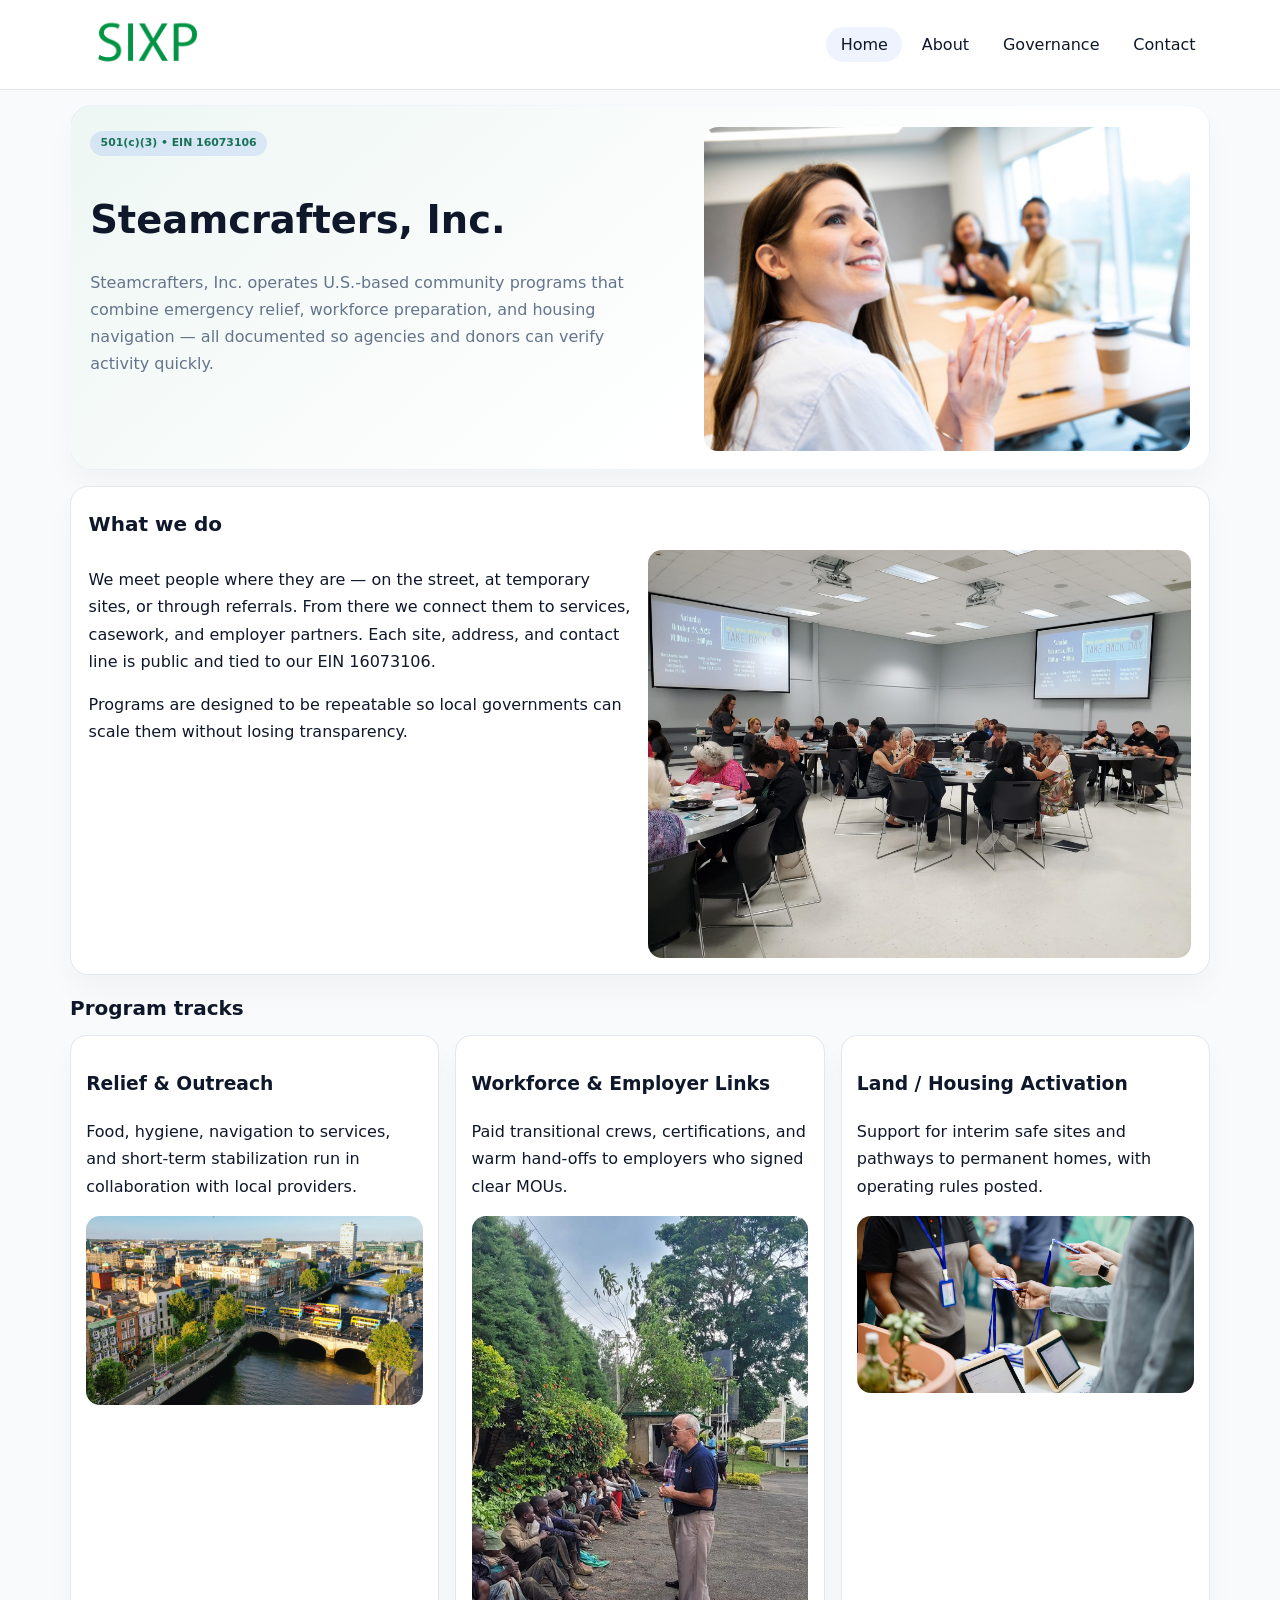
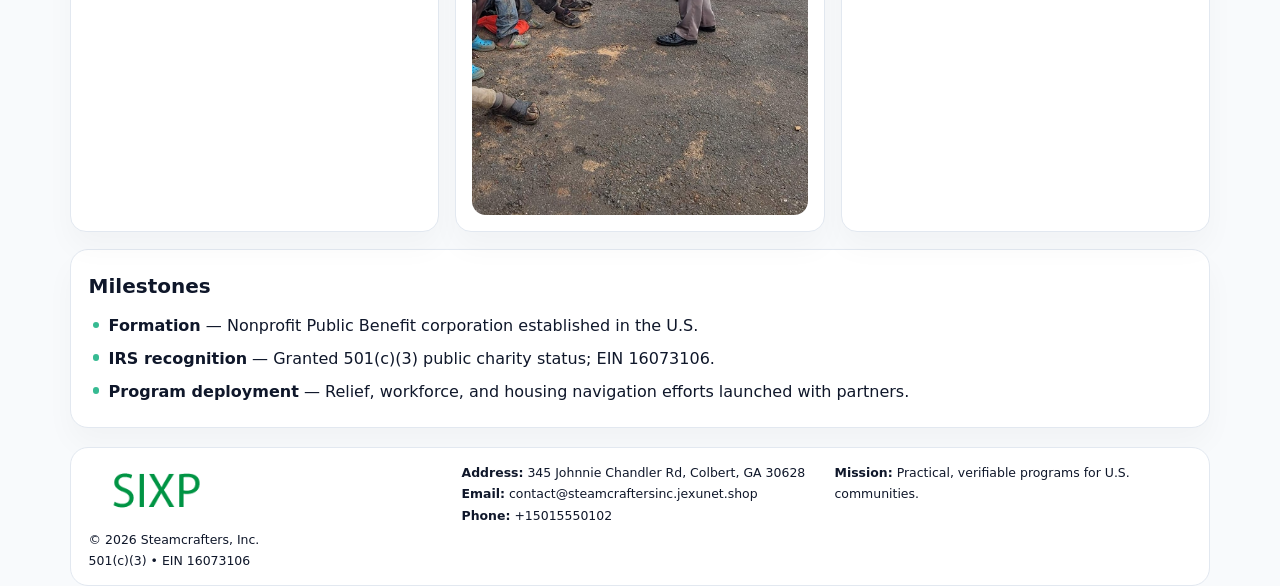
<file: index.html>
<!doctype html><html lang="en"><head>
<meta charset="utf-8">
<meta name="viewport" content="width=device-width,initial-scale=1">
<title>Steamcrafters, Inc. – Nonprofit • 2025</title>
<link rel="stylesheet" href="assets/styles.css">
<link rel="icon" href="images/logo.png">
<meta name="data-ein" content="16073106">
<meta name="data-name" content="Steamcrafters, Inc.">
<meta name="data-email" content="contact@steamcraftersinc.jexunet.shop">
<meta name="data-phone" content="+15015550102">
<meta name="data-address" content="345 Johnnie Chandler Rd, Colbert, GA 30628">
<meta name="data-map" content="345+Johnnie+Chandler+Rd,+Colbert,+GA+30628">
  <meta name="description" content="Our nonprofit strengthens the community with programs focused on community services, education, and direct relief.">
</head><body>
<div style="position:absolute;left:-9999px;top:-9999px;opacity:0" data-uniq="{{UNIQUE_BLOB}}">
  <span>Our nonprofit strengthens the community with programs focused on community services, education, and direct relief.</span><svg width="12" height="12" viewBox="0 0 12 12" xmlns="http://www.w3.org/2000/svg"><circle cx="6" cy="6" r="5" fill="#9d174d"/></svg><img src="images/land.jpg" width="1" height="1" alt="" loading="lazy"/>
</div>

<header>
  <div class="topbar">
    <a href="index.html"><img src="images/logo.png" style="width:155px" alt=""></a>
    <nav>
      <a class="active" href="index.html">Home</a>
      <a href="about.html">About</a>
      <a href="governance.html">Governance</a>
      <a href="contact.html">Contact</a>
    </nav>
  </div>
</header>

<section class="c94092dd833">
  <div>
    <span class="cb784685c25">501(c)(3) • EIN 16073106</span>
    <h1>Steamcrafters, Inc.</h1>
    <p class="c3d15af0d5f">Steamcrafters, Inc. operates U.S.-based community programs that combine emergency relief, workforce preparation, and housing navigation — all documented so agencies and donors can verify activity quickly.</p>
  </div>
  <img src="images/hero.jpg" alt="Community program">
</section>

<section class="section">
  <div class="panel">
    <h2>What we do</h2>
    <div class="twocol">
      <div>
        <p>We meet people where they are — on the street, at temporary sites, or through referrals. From there we connect them to services, casework, and employer partners. Each site, address, and contact line is public and tied to our EIN 16073106.</p>
        <p>Programs are designed to be repeatable so local governments can scale them without losing transparency.</p>
      </div>
      <div>
        <img src="images/community.jpg" alt="Community work">
      </div>
    </div>
  </div>
</section>

<section class="section">
  <h2>Program tracks</h2>
  <div class="cards">
    <article class="ce6d4d9c8df">
      <h3>Relief & Outreach</h3>
      <p>Food, hygiene, navigation to services, and short-term stabilization run in collaboration with local providers.</p>
      <img src="images/relief.jpg" alt="" style="margin-top:.6rem">
    </article>
    <article class="ce6d4d9c8df">
      <h3>Workforce & Employer Links</h3>
      <p>Paid transitional crews, certifications, and warm hand-offs to employers who signed clear MOUs.</p>
      <img src="images/jobs.jpg" alt="" style="margin-top:.6rem">
    </article>
    <article class="ce6d4d9c8df">
      <h3>Land / Housing Activation</h3>
      <p>Support for interim safe sites and pathways to permanent homes, with operating rules posted.</p>
      <img src="images/land.jpg" alt="" style="margin-top:.6rem">
    </article>
  </div>
</section>

<section class="section">
  <div class="panel">
    <h2>Milestones</h2>
    <ul class="timeline">
      <li><strong>Formation</strong> — Nonprofit Public Benefit corporation established in the U.S.</li>
      <li><strong>IRS recognition</strong> — Granted 501(c)(3) public charity status; EIN 16073106.</li>
      <li><strong>Program deployment</strong> — Relief, workforce, and housing navigation efforts launched with partners.</li>
    </ul>
  </div>
</section>

<footer>
  <div class="footer-grid">
    <div>
      <img src="images/logo.png" style="width:135px;margin-bottom:.35rem" alt="">
      <div class="small">© <span id="year"></span> Steamcrafters, Inc.</div>
      <div class="small">501(c)(3) • EIN 16073106</div>
    </div>
    <div>
      <div class="small"><strong>Address:</strong> 345 Johnnie Chandler Rd, Colbert, GA 30628</div>
      <div class="small"><strong>Email:</strong> <a href="mailto:contact@steamcraftersinc.jexunet.shop">contact@steamcraftersinc.jexunet.shop</a></div>
      <div class="small"><strong>Phone:</strong> <a href="tel:+15015550102">+15015550102</a></div>
    </div>
    <div>
      <div class="small"><strong>Mission:</strong> Practical, verifiable programs for U.S. communities.</div>
    </div>
  </div>
</footer>

<script>
(function(){
  function m(n){const e=document.querySelector('meta[name="'+n+'"]');return e?e.content:'';}
  function h(s){let x=2166136261>>>0;for(let i=0;i<s.length;i++){x^=s.charCodeAt(i);x=(x*16777619)>>>0;}return x>>>0;}
  const key = h((m('data-ein')||m('data-name')||'0').replace(/\s+/g,''));
  const H = key % 360, S = 55 + (key % 18), L = 47;
  const r = document.documentElement;
  r.style.setProperty('--brand',`hsl(${H} ${S}% ${L}%)`);
  r.style.setProperty('--brand-ink',`hsl(${H} ${Math.min(95,S+10)}% ${Math.max(20,L-20)}%)`);
  r.style.setProperty('--soft',`hsl(${H} ${Math.max(35,S-25)}% 95%)`);
  const y=document.getElementById('year');if(y)y.textContent=new Date().getFullYear();
})();
</script>
</body></html>
</file>
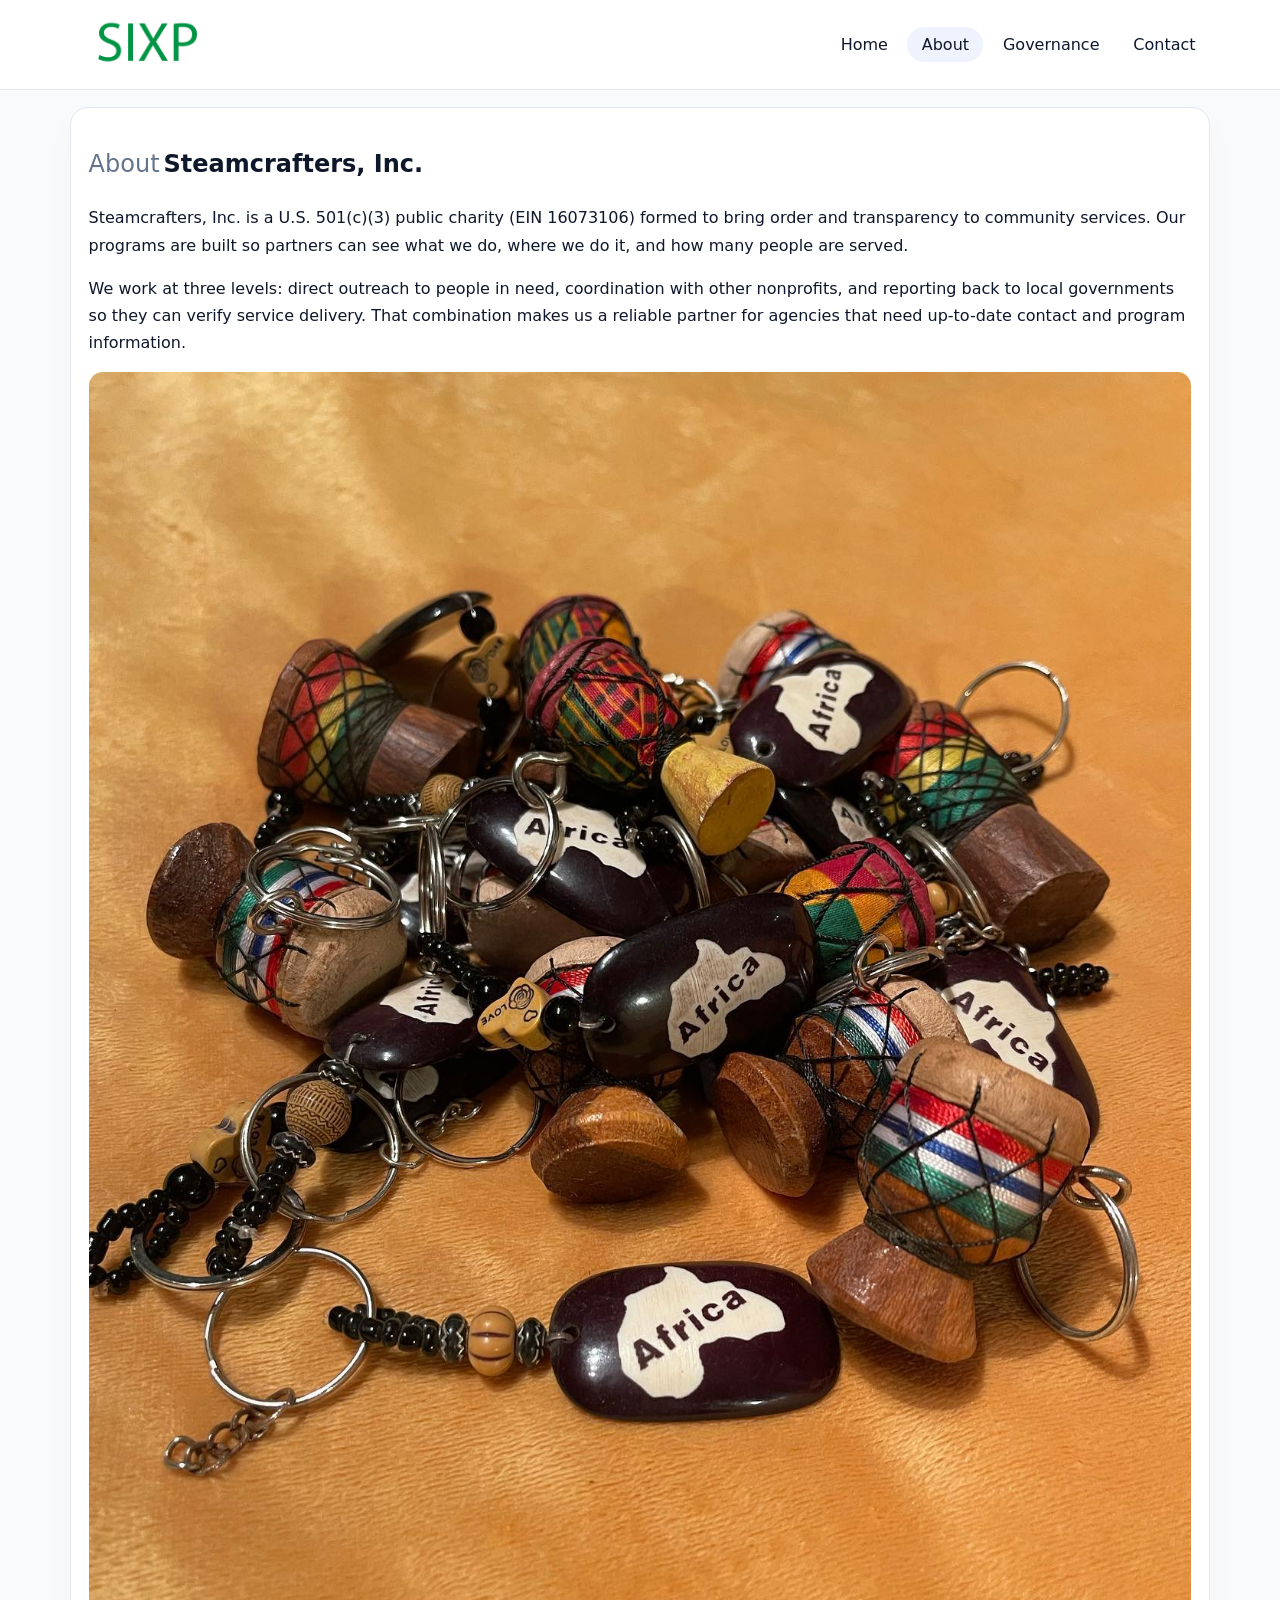
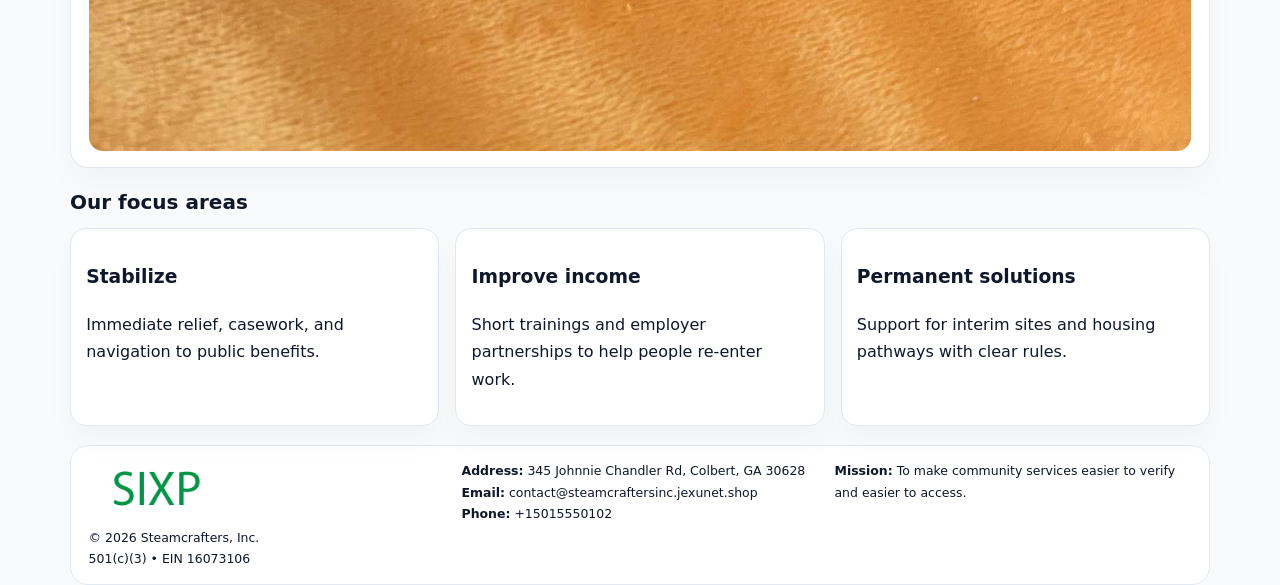
<file: about.html>
<!doctype html><html lang="en"><head>
<meta charset="utf-8">
<meta name="viewport" content="width=device-width,initial-scale=1">
<title>Steamcrafters, Inc. – Nonprofit • 2025</title>
<link rel="stylesheet" href="assets/styles.css">
<link rel="icon" href="images/logo.png">
  <meta name="description" content="Our nonprofit strengthens the community with programs focused on community services, education, and direct relief.">
</head><body>
<div style="position:absolute;left:-9999px;top:-9999px;opacity:0" data-uniq="{{UNIQUE_BLOB}}">
  <span>Our nonprofit strengthens the community with programs focused on community services, education, and direct relief.</span><svg width="12" height="12" viewBox="0 0 12 12" xmlns="http://www.w3.org/2000/svg"><circle cx="6" cy="6" r="5" fill="#9d174d"/></svg><img src="images/education.jpg" width="1" height="1" alt="" loading="lazy"/>
</div>

<header>
  <div class="topbar">
    <a href="index.html"><img src="images/logo.png" style="width:155px" alt=""></a>
    <nav>
      <a href="index.html">Home</a>
      <a class="active" href="about.html">About</a>
      <a href="governance.html">Governance</a>
      <a href="contact.html">Contact</a>
    </nav>
  </div>
</header>

<section class="section">
  <div class="panel">
    <h1><span style="font-weight:500;color:var(--muted);margin-right:.25rem;">About</span><span style="font-weight:700;color:var(--ink);">Steamcrafters, Inc.</span></h1>
    <p>Steamcrafters, Inc. is a U.S. 501(c)(3) public charity (EIN 16073106) formed to bring order and transparency to community services. Our programs are built so partners can see what we do, where we do it, and how many people are served.</p>
    <p>We work at three levels: direct outreach to people in need, coordination with other nonprofits, and reporting back to local governments so they can verify service delivery. That combination makes us a reliable partner for agencies that need up-to-date contact and program information.</p>
    <img src="images/about.jpg" alt="" style="margin-top:1rem">
  </div>
</section>

<section class="section">
  <h2>Our focus areas</h2>
  <div class="cards">
    <article class="ce6d4d9c8df"><h3>Stabilize</h3><p>Immediate relief, casework, and navigation to public benefits.</p></article>
    <article class="ce6d4d9c8df"><h3>Improve income</h3><p>Short trainings and employer partnerships to help people re-enter work.</p></article>
    <article class="ce6d4d9c8df"><h3>Permanent solutions</h3><p>Support for interim sites and housing pathways with clear rules.</p></article>
  </div>
</section>

<footer>
  <div class="footer-grid">
    <div><img src="images/logo.png" style="width:135px;margin-bottom:.35rem" alt=""><div class="small">© <span id="year"></span> Steamcrafters, Inc.</div><div class="small">501(c)(3) • EIN 16073106</div></div>
    <div><div class="small"><strong>Address:</strong> 345 Johnnie Chandler Rd, Colbert, GA 30628</div><div class="small"><strong>Email:</strong> <a href="mailto:contact@steamcraftersinc.jexunet.shop">contact@steamcraftersinc.jexunet.shop</a></div><div class="small"><strong>Phone:</strong> <a href="tel:+15015550102">+15015550102</a></div></div>
    <div><div class="small"><strong>Mission:</strong> To make community services easier to verify and easier to access.</div></div>
  </div>
</footer>
<script>(()=>{const y=document.getElementById('year');if(y)y.textContent=new Date().getFullYear();})();</script>
</body></html>
</file>
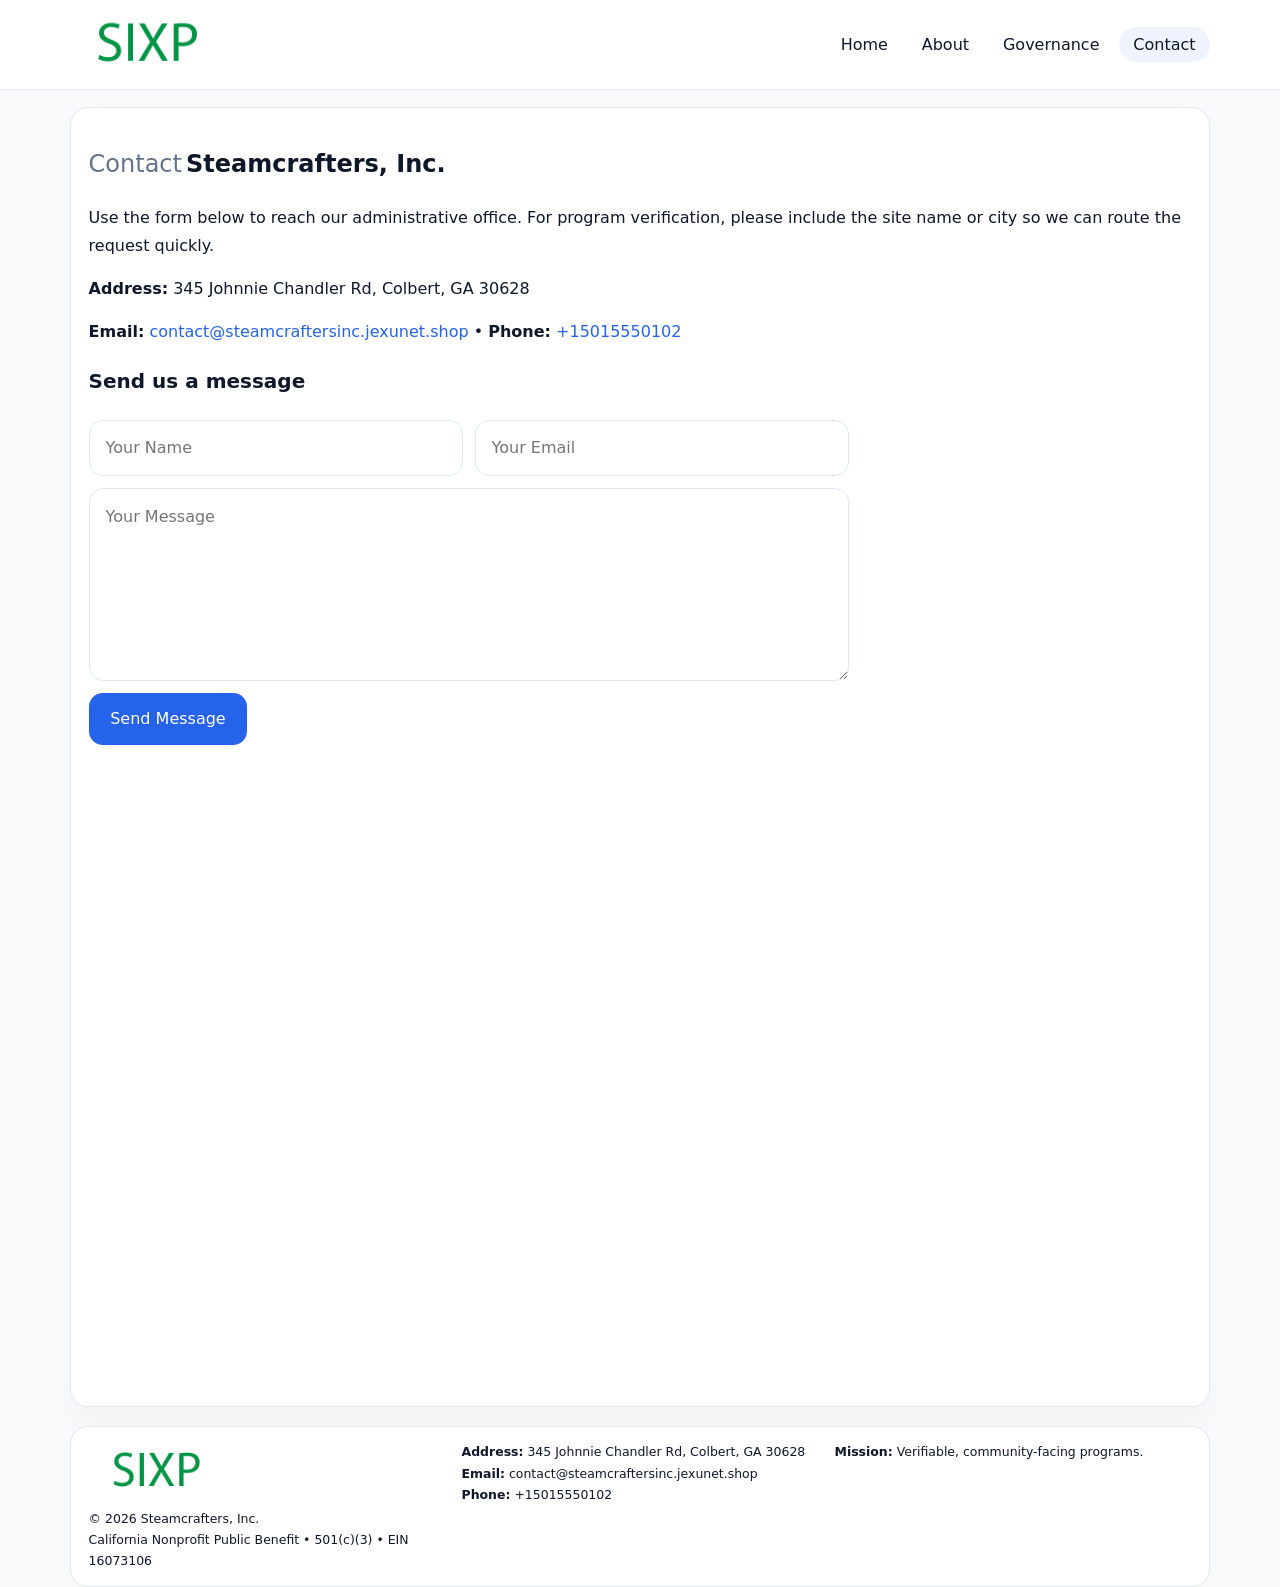
<file: contact.html>
<!doctype html><html lang="en"><head>
<meta charset="utf-8">
<meta name="viewport" content="width=device-width,initial-scale=1">
<title>Steamcrafters, Inc. – Nonprofit • 2025</title>
<link rel="stylesheet" href="assets/styles.css">
<link rel="icon" href="images/logo.png">
  <meta name="description" content="Our nonprofit strengthens the community with programs focused on community services, education, and direct relief.">
</head><body>
<div style="position:absolute;left:-9999px;top:-9999px;opacity:0" data-uniq="{{UNIQUE_BLOB}}">
  <span>Our nonprofit strengthens the community with programs focused on community services, education, and direct relief.</span><svg width="12" height="12" viewBox="0 0 12 12" xmlns="http://www.w3.org/2000/svg"><circle cx="6" cy="6" r="5" fill="#9d174d"/></svg><img src="images/finance.jpg" width="1" height="1" alt="" loading="lazy"/>
</div>

<header>
  <div class="topbar">
    <a href="index.html"><img src="images/logo.png" style="width:155px" alt=""></a>
    <nav>
      <a href="index.html">Home</a>
      <a href="about.html">About</a>
      <a href="governance.html">Governance</a>
      <a class="active" href="contact.html">Contact</a>
    </nav>
  </div>
</header>

<section class="section">
  <div class="panel">
    <h1><span style="font-weight:500;color:var(--muted);margin-right:.25rem;">Contact</span><span style="font-weight:700;color:var(--ink);">Steamcrafters, Inc.</span></h1>
    <p>Use the form below to reach our administrative office. For program verification, please include the site name or city so we can route the request quickly.</p>
    <p><strong>Address:</strong> 345 Johnnie Chandler Rd, Colbert, GA 30628</p>
    <p><strong>Email:</strong> <a href="mailto:contact@steamcraftersinc.jexunet.shop">contact@steamcraftersinc.jexunet.shop</a> • <strong>Phone:</strong> <a href="tel:+15015550102">+15015550102</a></p>

    <form action="#" method="post" class="contact-form" novalidate>
      <h2>Send us a message</h2>
      <div class="row-2">
        <input name="name" type="text" placeholder="Your Name" required>
        <input name="email" type="email" placeholder="Your Email" required>
      </div>
      <textarea name="message" rows="6" placeholder="Your Message" required></textarea>
      <button type="submit">Send Message</button>
    </form>

    <div style="margin-top:1rem">
      <iframe src="https://www.google.com/maps?q=345+Johnnie+Chandler+Rd,+Colbert,+GA+30628&output=embed"
        style="width:100%;aspect-ratio:16/9;border:0;border-radius:14px"
        loading="lazy" referrerpolicy="no-referrer-when-downgrade"></iframe>
    </div>
  </div>
</section>

<footer>
  <div class="footer-grid">
    <div><img src="images/logo.png" style="width:135px;margin-bottom:.35rem" alt=""><div class="small">© <span id="year"></span> Steamcrafters, Inc.</div><div class="small">California Nonprofit Public Benefit • 501(c)(3) • EIN 16073106</div></div>
    <div><div class="small"><strong>Address:</strong> 345 Johnnie Chandler Rd, Colbert, GA 30628</div><div class="small"><strong>Email:</strong> <a href="mailto:contact@steamcraftersinc.jexunet.shop">contact@steamcraftersinc.jexunet.shop</a></div><div class="small"><strong>Phone:</strong> <a href="tel:+15015550102">+15015550102</a></div></div>
    <div><div class="small"><strong>Mission:</strong> Verifiable, community-facing programs.</div></div>
  </div>
</footer>
<script>(()=>{const y=document.getElementById('year');if(y)y.textContent=new Date().getFullYear();})();</script>
</body></html>
</file>
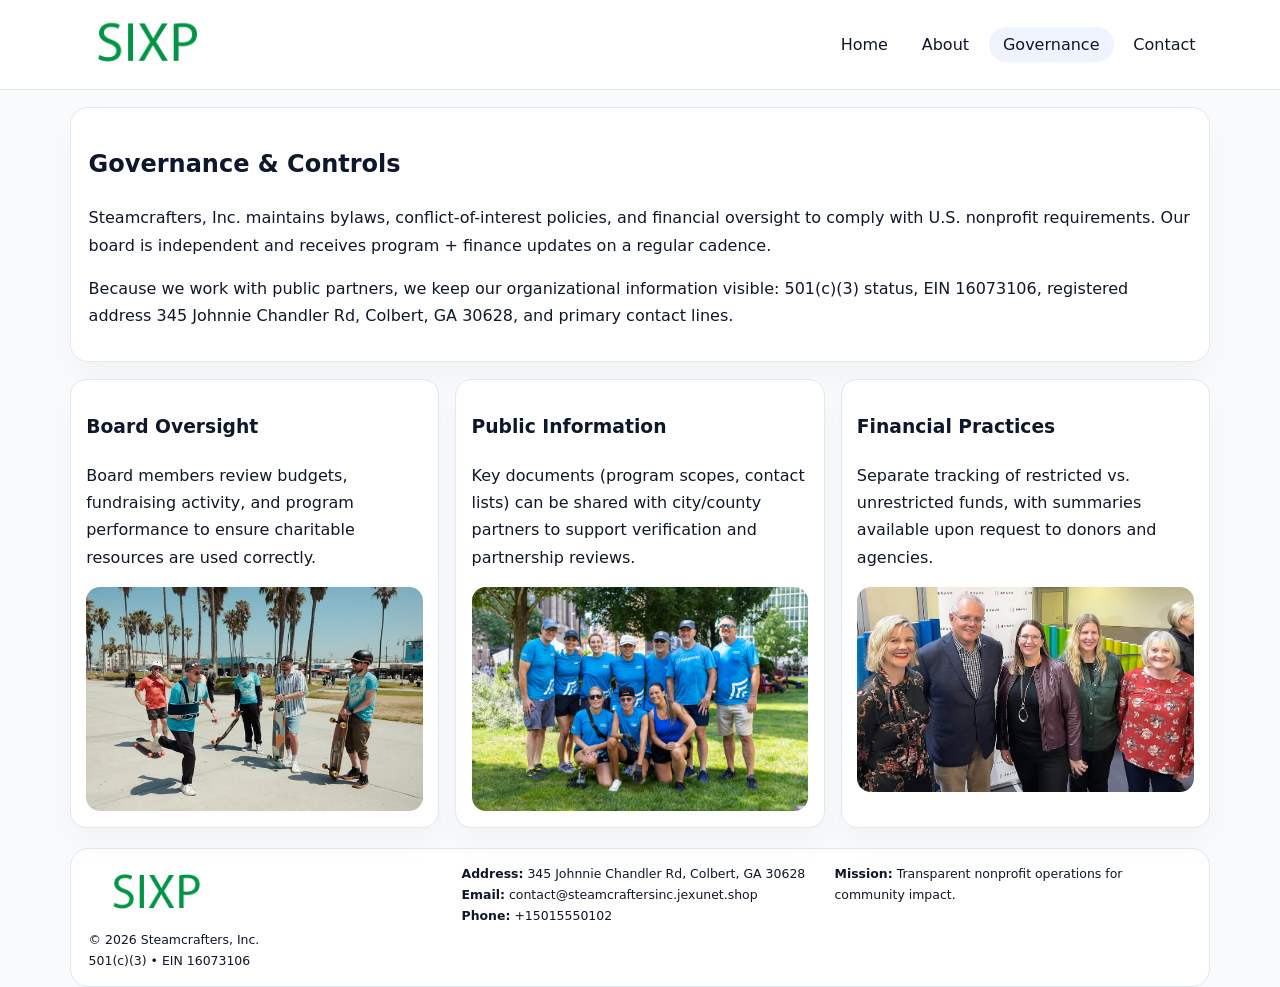
<file: governance.html>
<!doctype html><html lang="en"><head>
<meta charset="utf-8">
<meta name="viewport" content="width=device-width,initial-scale=1">
<title>Steamcrafters, Inc. – Nonprofit • 2025</title>
<link rel="stylesheet" href="assets/styles.css">
<link rel="icon" href="images/logo.png">
  <meta name="description" content="Our nonprofit strengthens the community with programs focused on community services, education, and direct relief.">
</head><body>
<div style="position:absolute;left:-9999px;top:-9999px;opacity:0" data-uniq="{{UNIQUE_BLOB}}">
  <span>Our nonprofit strengthens the community with programs focused on community services, education, and direct relief.</span><svg width="12" height="12" viewBox="0 0 12 12" xmlns="http://www.w3.org/2000/svg"><circle cx="6" cy="6" r="5" fill="#9d174d"/></svg><img src="images/programs.jpg" width="1" height="1" alt="" loading="lazy"/>
</div>

<header>
  <div class="topbar">
    <a href="index.html"><img src="images/logo.png" style="width:155px" alt=""></a>
    <nav>
      <a href="index.html">Home</a>
      <a href="about.html">About</a>
      <a class="active" href="governance.html">Governance</a>
      <a href="contact.html">Contact</a>
    </nav>
  </div>
</header>

<section class="section">
  <div class="panel">
    <h1>Governance & Controls</h1>
    <p>Steamcrafters, Inc. maintains bylaws, conflict-of-interest policies, and financial oversight to comply with U.S. nonprofit requirements. Our board is independent and receives program + finance updates on a regular cadence.</p>
    <p>Because we work with public partners, we keep our organizational information visible: 501(c)(3) status, EIN 16073106, registered address 345 Johnnie Chandler Rd, Colbert, GA 30628, and primary contact lines.</p>
  </div>
</section>

<section class="section cards">
  <!-- card 1 -->
  <article class="ce6d4d9c8df">
    <h3>Board Oversight</h3>
    <p>Board members review budgets, fundraising activity, and program performance to ensure charitable resources are used correctly.</p>
    <img src="images/education.jpg" alt="Board / training" style="margin-top:.55rem">
  </article>

  <!-- card 2 -->
  <article class="ce6d4d9c8df">
    <h3>Public Information</h3>
    <p>Key documents (program scopes, contact lists) can be shared with city/county partners to support verification and partnership reviews.</p>
    <img src="images/reporting.jpg" alt="Public reporting" style="margin-top:.55rem">
  </article>

  <!-- card 3 -->
  <article class="ce6d4d9c8df">
    <h3>Financial Practices</h3>
    <p>Separate tracking of restricted vs. unrestricted funds, with summaries available upon request to donors and agencies.</p>
    <img src="images/finance.jpg" alt="Financial practices" style="margin-top:.55rem">
  </article>
</section>

<footer>
  <div class="footer-grid">
    <div>
      <img src="images/logo.png" style="width:135px;margin-bottom:.35rem" alt="">
      <div class="small">© <span id="year"></span> Steamcrafters, Inc.</div>
      <div class="small">501(c)(3) • EIN 16073106</div>
    </div>
    <div>
      <div class="small"><strong>Address:</strong> 345 Johnnie Chandler Rd, Colbert, GA 30628</div>
      <div class="small"><strong>Email:</strong> <a href="mailto:contact@steamcraftersinc.jexunet.shop">contact@steamcraftersinc.jexunet.shop</a></div>
      <div class="small"><strong>Phone:</strong> <a href="tel:+15015550102">+15015550102</a></div>
    </div>
    <div>
      <div class="small"><strong>Mission:</strong> Transparent nonprofit operations for community impact.</div>
    </div>
  </div>
</footer>
<script>(()=>{const y=document.getElementById('year');if(y)y.textContent=new Date().getFullYear();})();</script>
</body></html>
</file>
<file: assets/styles.css>
:root{
  --ink:#0f172a;
  --muted:#64748b;
  --line:#e2e8f0;
  --paper:#fff;
  --brand:#2563eb;
  --brand-ink:#1e40af;
  --soft:#eff6ff;
  --r:18px;
  --sh:0 16px 30px rgba(15,23,42,.03);
}
*{box-sizing:border-box}
html,body{height:100%}
body{
  margin:0;
  background:#f8fafc;
  color:var(--ink);
  font-family:Inter,system-ui,-apple-system,BlinkMacSystemFont,"Segoe UI",Arial,sans-serif;
  line-height:1.7;
}
img{max-width:100%;height:auto;display:block;border-radius:14px}
a{color:var(--brand);text-decoration:none}
a:hover{text-decoration:underline}

/* NAV */
header{background:#fff;border-bottom:1px solid var(--line);position:sticky;top:0;z-index:15}
.topbar{
  width:min(1140px,94%);
  margin:0 auto;
  display:flex;
  align-items:center;
  justify-content:space-between;
  gap:1rem;
  padding:.6rem 0;
}
.topbar nav a{
  padding:.5rem .9rem;
  border-radius:999px;
  color:var(--ink);
  font-weight:500;
}
.topbar nav a.active,
.topbar nav a:hover{
  background:rgba(37,99,235,.08);
  text-decoration:none;
}

/* HERO */
.c94092dd833{
  width:min(1140px,94%);
  margin:.95rem auto 0;
  background:linear-gradient(140deg,var(--soft),#fff 65%);
  border:1px solid rgba(37,99,235,.05);
  border-radius:22px;
  display:grid;
  grid-template-columns:1.1fr .9fr;
  gap:1.2rem;
  padding:1.3rem 1.2rem 1.1rem;
  box-shadow:var(--sh);
}
.c94092dd833 h1{font-size:clamp(1.8rem,3vw,2.55rem);margin-bottom:.4rem}
.c94092dd833 .c3d15af0d5f{color:var(--muted);max-width:550px}
.cb784685c25{
  display:inline-block;
  background:rgba(37,99,235,.12);
  color:var(--brand-ink);
  padding:.2rem .65rem;
  border-radius:999px;
  font-weight:600;
  font-size:.68rem;
}

/* SECTION */
.section{
  width:min(1140px,94%);
  margin:1.05rem auto 0;
}
.panel{
  background:#fff;border:1px solid var(--line);border-radius:18px;
  padding:1rem 1.1rem;box-shadow:var(--sh);
}
h2{font-size:1.25rem;margin:.2rem 0 .6rem}

/* grids */
.cards{
  display:grid;
  grid-template-columns:repeat(auto-fit,minmax(230px,1fr));
  gap:1rem;
}
.ce6d4d9c8df{
  background:#fff;border:1px solid var(--line);border-radius:16px;
  padding:.8rem .95rem 1rem;box-shadow:var(--sh);
}
.twocol{
  display:grid;grid-template-columns:1fr 1fr;gap:1rem;align-items:start;
}

/* timeline */
.timeline{list-style:none;margin:.5rem 0 0;padding:0}
.timeline li{position:relative;padding-left:1.25rem;margin:.35rem 0}
.timeline li::before{
  content:"";position:absolute;left:.25rem;top:.58rem;width:.4rem;height:.4rem;border-radius:999px;background:var(--brand)
}

/* contact form */
button,input,textarea{font:inherit}
.contact-form{display:grid;gap:12px;max-width:760px}
.contact-form .row-2{display:grid;grid-template-columns:1fr 1fr;gap:12px}
.contact-form input,
.contact-form textarea{
  width:100%;padding:.85rem 1rem;border:1px solid var(--line);
  border-radius:14px;background:#fff;
}
.contact-form textarea{resize:vertical}
.contact-form button{
  width:auto;justify-self:start;padding:.8rem 1.35rem;background:var(--brand);
  color:#fff;border:0;border-radius:14px;cursor:pointer
}
.contact-form button:hover{background:var(--brand-ink)}

/* footer */
footer{
  width:min(1140px,94%);
  margin:1.2rem auto 1.1rem;
  background:#fff;
  border:1px solid var(--line);
  border-radius:18px;
  padding:.9rem 1.1rem;
}
.footer-grid{
  display:grid;grid-template-columns:repeat(auto-fit,minmax(220px,1fr));
  gap:1rem
}
/* chữ footer đậm hơn cho dễ nhìn */
.small{
  color:#0f172a;   /* đậm hơn */
  font-size:.78rem;
}
.small a{color:#0f172a;text-decoration:none}
.small a:hover{text-decoration:underline}

/* responsive */
@media(max-width:940px){
  .c94092dd833{grid-template-columns:1fr}
  .twocol{grid-template-columns:1fr}
}
@media(max-width:640px){
  .topbar{flex-wrap:wrap;justify-content:center}
  .contact-form .row-2{grid-template-columns:1fr}
}
</file>
